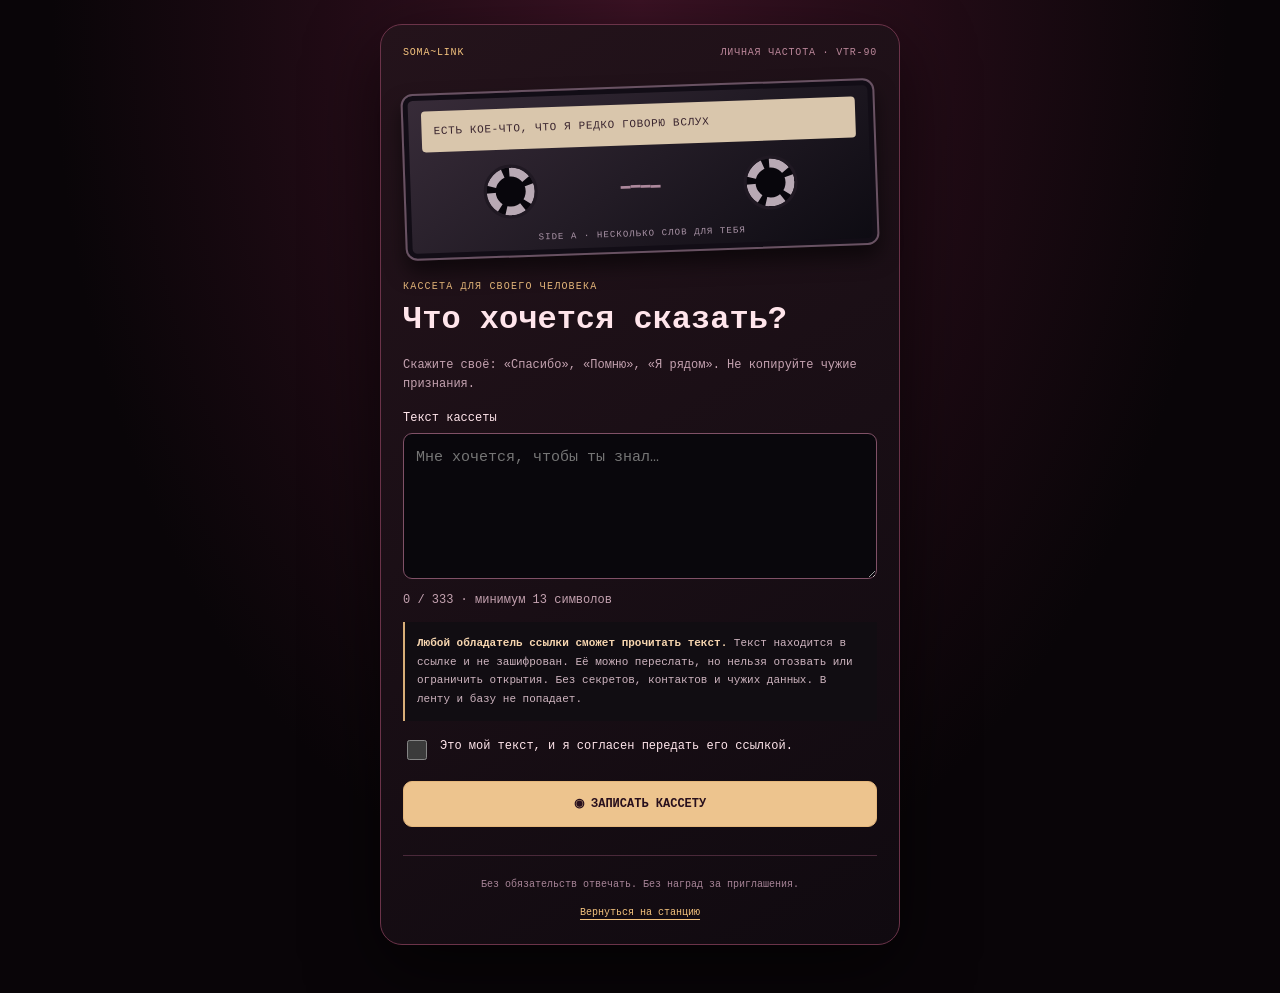
<file: gift.html>
<!doctype html>
<html lang="ru">
<head>
  <meta charset="utf-8">
  <meta name="viewport" content="width=device-width, initial-scale=1, viewport-fit=cover">
  <meta name="referrer" content="no-referrer">
  <meta name="robots" content="noindex, nofollow">
  <meta http-equiv="Content-Security-Policy" content="default-src 'none'; script-src 'self'; style-src 'self'; img-src 'self'; connect-src 'none'; base-uri 'none'; form-action 'none'">
  <meta name="description" content="Кассета с несколькими словами для своего человека. SOMA~LINK — ночная станция.">
  <title>Кассета для тебя · SOMA~LINK</title>
  <link rel="stylesheet" href="gift.css">
  <script src="gift.js?v=2" defer></script>
</head>
<body>
  <main class="chassis">
    <header><a href="index.html">SOMA~LINK</a><span>ЛИЧНАЯ ЧАСТОТА · VTR-90</span></header>
    <div class="tape" aria-hidden="true"><div class="tape-label">ЕСТЬ КОЕ-ЧТО, ЧТО Я РЕДКО ГОВОРЮ ВСЛУХ</div><div class="reels"><i></i><span>━━━━</span><i></i></div><div class="tape-foot">SIDE A · НЕСКОЛЬКО СЛОВ ДЛЯ ТЕБЯ</div></div>
    <p id="gift-status" role="status" aria-live="polite"></p>
    <section id="gift-received" hidden aria-labelledby="received-title">
      <p class="eyebrow">ТЕБЕ ОСТАВИЛИ КАССЕТУ</p>
      <h1 id="received-title">Нажми «Воспроизвести».</h1>
      <p class="muted">Текст, не аудио. Без регистрации. Авторство отправителя не подтверждается.</p>
      <button id="gift-play" type="button">▶ ВОСПРОИЗВЕСТИ</button>
      <blockquote id="gift-message" hidden></blockquote>
      <div id="gift-received-actions" hidden>
        <button id="gift-save" type="button">📼 СОХРАНИТЬ В ЭТОМ БРАУЗЕРЕ</button>
        <button id="gift-reply" class="secondary" type="button">ЗАПИСАТЬ ОТВЕТНУЮ КАССЕТУ</button>
        <p class="muted">Только в этом браузере. Без XP и уведомления отправителю.</p>
        <a class="station-link" href="index.html#room">ОТКРЫТЬ СВОЮ КОМНАТУ →</a>
      </div>
    </section>
    <section id="gift-compose" aria-labelledby="compose-title">
      <p class="eyebrow">КАССЕТА ДЛЯ СВОЕГО ЧЕЛОВЕКА</p>
      <h1 id="compose-title">Что хочется сказать?</h1>
      <p class="muted">Скажите своё: «Спасибо», «Помню», «Я рядом». Не копируйте чужие признания.</p>
      <label for="gift-input">Текст кассеты</label>
      <textarea id="gift-input" rows="5" maxlength="333" placeholder="Мне хочется, чтобы ты знал…" aria-describedby="gift-count gift-privacy"></textarea>
      <p id="gift-count" class="muted">0 / 333 · минимум 13 символов</p>
      <div id="gift-privacy" class="privacy"><strong>Любой обладатель ссылки сможет прочитать текст.</strong> Текст находится в ссылке и не зашифрован. Её можно переслать, но нельзя отозвать или ограничить открытия. Без секретов, контактов и чужих данных. В ленту и базу не попадает.</div>
      <label class="consent"><input id="gift-consent" type="checkbox"><span>Это мой текст, и я согласен передать его ссылкой.</span></label>
      <button id="gift-create" type="button">◉ ЗАПИСАТЬ КАССЕТУ</button>
      <div id="gift-output" hidden>
        <p>Готово. Передайте ссылку своему человеку.</p>
        <label for="gift-url">Ссылка на кассету</label>
        <input id="gift-url" type="text" readonly spellcheck="false">
        <div class="actions"><button id="gift-share" type="button">ПЕРЕДАТЬ</button><button id="gift-copy" type="button" class="secondary">КОПИРОВАТЬ ССЫЛКУ</button></div>
        <p class="muted">Передайте через мессенджер. Ответ — новой ссылкой. Уведомлений о прочтении нет.</p>
      </div>
    </section>
    <footer>Без обязательств отвечать. Без наград за приглашения.<br><a href="index.html">Вернуться на станцию</a></footer>
  </main>
</body>
</html>
</file>
<file: gift.css>
:root{color-scheme:dark;font-family:ui-monospace,SFMono-Regular,Consolas,monospace;background:#090508;color:#ffe5eb}*{box-sizing:border-box}[hidden]{display:none!important}body{margin:0;min-height:100vh;padding:24px 14px 48px;background:radial-gradient(ellipse at 50% 0,#3b1224,transparent 65%)}.chassis{max-width:520px;margin:auto;padding:22px;background:linear-gradient(150deg,#24131b,#100a10);border:1px solid #6b3349;border-radius:22px;box-shadow:0 24px 70px #0009}header{display:flex;justify-content:space-between;gap:12px;font-size:10px;letter-spacing:.08em;color:#ba8699}a{color:#f4c37e;text-underline-offset:4px}header a{text-decoration:none}h1{font-size:clamp(24px,6vw,32px);line-height:1.15;margin:10px 0 18px}.eyebrow{color:#e7b87b;font-size:10px;letter-spacing:.12em}.muted{color:#c4a2b0;font-size:12px;line-height:1.6}.tape{margin:28px 0;background:linear-gradient(145deg,#382c39,#0d0b12);border:2px solid #695263;box-shadow:inset 0 0 0 5px #120d16,0 12px 20px #0008;border-radius:12px;padding:16px 18px 12px;transform:rotate(-2deg)}.tape-label{border-radius:4px;background:#d9c6ac;color:#38232d;padding:12px;font-size:11px;line-height:1.5;letter-spacing:.06em}.reels{display:flex;align-items:center;justify-content:space-around;padding:18px 20px;color:#ac889c}.reels i{display:block;width:48px;height:48px;border:9px dashed #b8a9b4;border-radius:50%;outline:3px solid #201923;background:#08060c}.tape-foot{font-size:9px;text-align:center;color:#ab95a8;letter-spacing:.12em}label{display:block;font-size:12px;margin:16px 0 8px}textarea,input[type=text]{display:block;width:100%;background:#09070c;border:1px solid #805167;border-radius:9px;color:#ffeaf0;font-size:14px;line-height:1.6;padding:12px;resize:vertical;font-family:inherit}textarea{font-size:15px;line-height:1.6}input[type=text]{font-size:11px}button{width:100%;min-height:46px;margin:10px 0 0;padding:12px;border:1px solid #e5b77c;border-radius:9px;color:#28101d;background:#edc48e;font-family:inherit;font-size:12px;font-weight:700;cursor:pointer}.secondary{background:#27131f;color:#f0c7d7;border-color:#89526e}button:disabled{opacity:.6;cursor:wait}button:focus-visible,a:focus-visible,textarea:focus-visible,input:focus-visible{outline:3px solid #fff;outline-offset:3px}.privacy{background:#110d12;border-left:2px solid #d8ae78;padding:12px;color:#cfb5c0;font-size:11px;line-height:1.7}.privacy strong{color:#f7d6b0}.consent{display:flex;align-items:flex-start;gap:10px;font-size:12px;line-height:1.6}.consent input{width:20px;height:20px;flex-shrink:0;accent-color:#e5b77c}blockquote{white-space:pre-wrap;overflow-wrap:anywhere;margin:20px 0;padding:20px;border:1px solid #8c5a71;border-radius:9px;background:#100b12;font-size:17px;line-height:1.7}.actions{display:flex;gap:8px}.station-link{display:block;text-align:center;font-size:12px;padding:18px 0}#gift-status{color:#f4c37e;white-space:pre-wrap;font-size:12px;line-height:1.6}#gift-status:empty{display:none}footer{text-align:center;border-top:1px solid #4a293a;margin-top:28px;padding-top:20px;color:#a78497;font-size:10px;line-height:1.8}footer a{display:inline-block;margin-top:10px}@media(max-width:380px){.chassis{padding:16px}.actions{flex-direction:column;gap:0}header{flex-wrap:wrap}}
</file>
